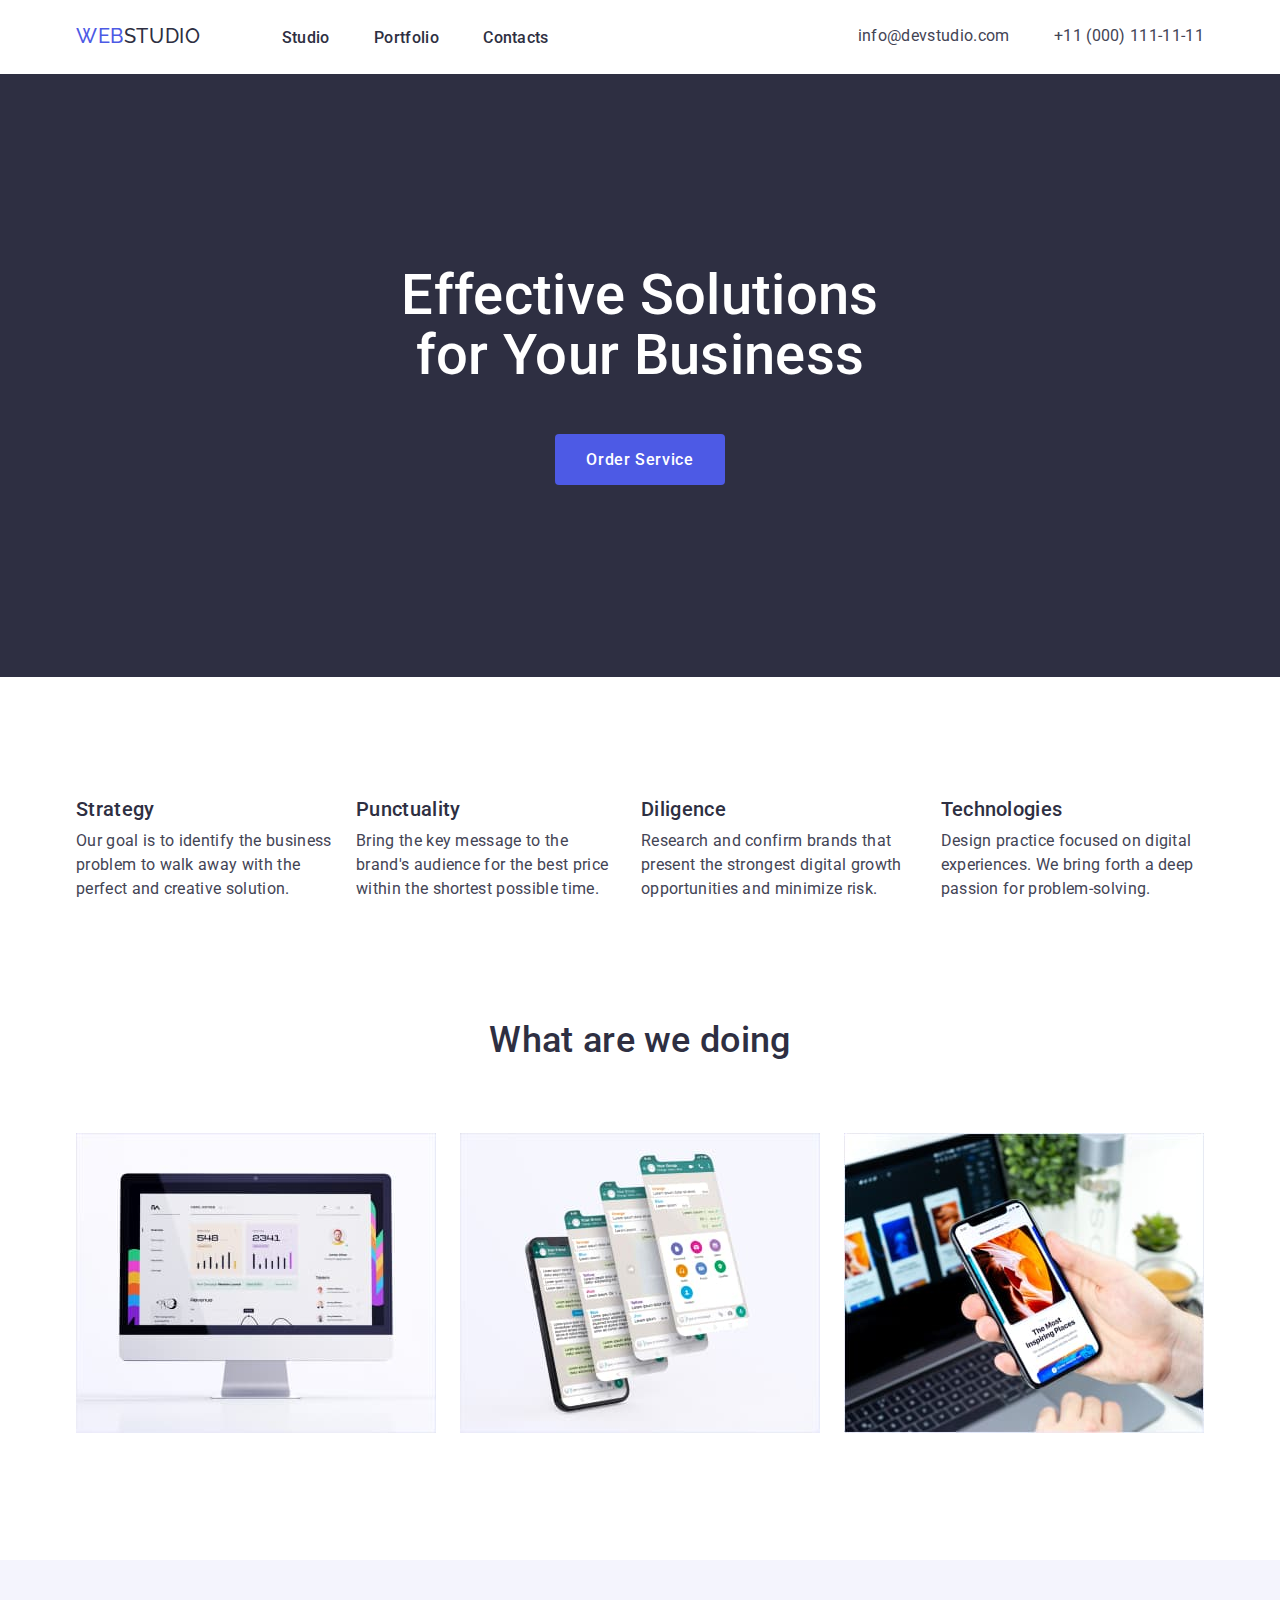
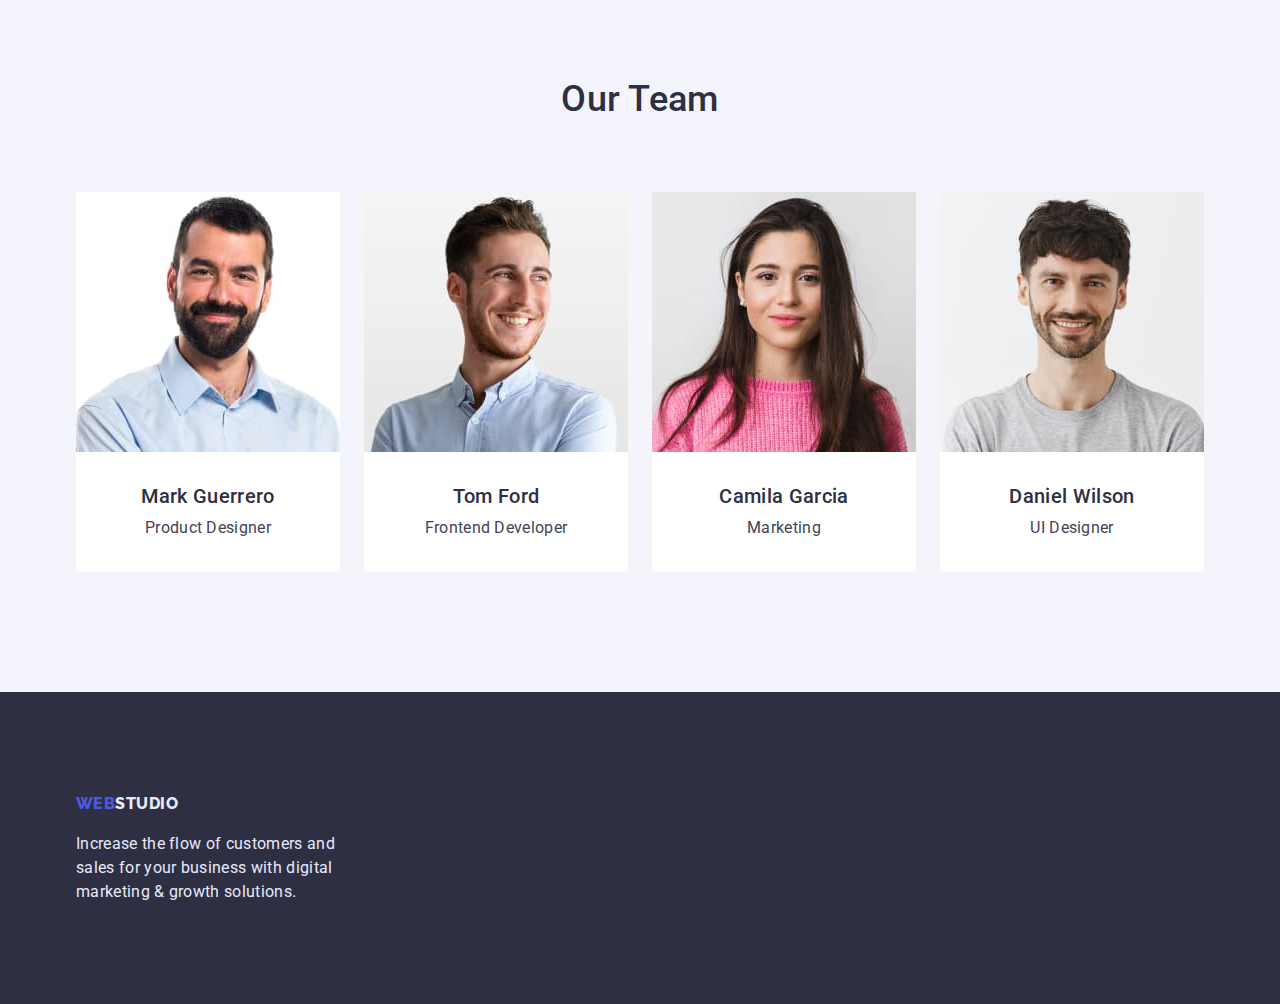
<file: index.html>
<!DOCTYPE html>
<html lang="en">
	<head>
		<meta charset="UTF-8" />
		<meta http-equiv="X-UA-Compatible" content="IE=edge" />
		<meta name="viewport" content="width=device-width, initial-scale=1.0" />
		<title>WebStudio</title>
		<link rel="preconnect" href="https://fonts.googleapis.com" />
		<link rel="preconnect" href="https://fonts.gstatic.com" crossorigin />
		<link
			href="https://fonts.googleapis.com/css2?family=Raleway:wght@800&family=Roboto:wght@400;500;700;900&display=swap"
			rel="stylesheet"
		/>
		<link
			rel="stylesheet"
			href="https://raw.githubusercontent.com/sindresorhus/modern-normalize/main/modern-normalize.css"
		/>
		<link rel="stylesheet" href="./css/styles.css" />
	</head>
	<body>
		<header class="nav-wrapper">
			<div class="container nav-block">
				<nav>
					<div class="nav-menu logo-wrapper">
						<a class="logo header" href="index.html"><span class="logo-accent">Web</span>Studio</a>
					</div>

					<ul class="nav-menu list">
						<li class="nav-item">
							<a class="nav-link link" href="./index.html" rel="">Studio</a>
						</li>
						<li class="nav-item">
							<a class="nav-link link" href="./portfolio.html" rel="">Portfolio</a>
						</li>
						<li class="nav-item">
							<a class="nav-link link" href="" rel="">Contacts</a>
						</li>
					</ul>
				</nav>
				<ul class="nav-menu list">
					<li class="nav-item">
						<a class="contact link" href="mailto:info@devstudio.com" rel="">info@devstudio.com</a>
					</li>
					<li class="nav-item">
						<a class="contact link" href="tel:+110001111111" rel="">+11 (000) 111-11-11</a>
					</li>
				</ul>
			</div>
		</header>

		<main>
			<!--Effective Solutions-->
			<section class="hero-wrapper">
				<div class="container">
					<h1 class="hero header">Effective Solutions<br />for Your Business</h1>
					<button class="order-button" type="button">Order Service</button>
				</div>
			</section>

			<!--Features-->

			<section class="section features">
				<div class="container">
					<h2 class="section-header visually-hidden">Features</h2>

					<ul class="content list">
						<li class="content-box">
							<h3 class="list header">Strategy</h3>
							<p> Our goal is to identify the business problem to walk away with the perfect and creative solution. </p>
						</li>
						<li class="content-box">
							<h3 class="list header">Punctuality</h3>
							<p> Bring the key message to the brand's audience for the best price within the shortest possible time. </p>
						</li>
						<li class="content-box">
							<h3 class="list header">Diligence</h3>
							<p> Research and confirm brands that present the strongest digital growth opportunities and minimize risk. </p>
						</li>
						<li class="content-box">
							<h3 class="list header">Technologies</h3>
							<p> Design practice focused on digital experiences. We bring forth a deep passion for problem-solving. </p>
						</li>
					</ul>
				</div>
			</section>

			<!--What are we doing-->

			<section class="section pictures">
				<div class="container">
					<h2 class="section-header">What are we doing</h2>
					<ul class="content list">
						<li class="content-box">
							<img src="./images/product-desktop.jpg" alt="desktop version" width="360" />
						</li>
						<li class="content-box">
							<img src="./images/product-mobile.jpg" alt="mobile version" width="360" />
						</li>
						<li class="content-box">
							<img src="./images/product-adaptive.jpg" alt="adaptive version" width="360" />
						</li>
					</ul>
				</div>
			</section>

			<!--Our Team-->

			<section class="section grey">
				<div class="container">
					<h2 class="section-header">Our Team</h2>
					<ul class="content list">
						<li class="list-box team-list">
							<img class="block" src="./images/mark-guerrero.jpg" alt="Mark Guerrero" width="264" />
							<div class="team-list-description">
								<h3 class="list header">Mark Guerrero</h3>
								<p>Product Designer</p>
							</div>
						</li>
						<li class="list-box team-list">
							<img class="block" src="./images/tom-ford.jpg" alt="Tom Ford" width="264" />
							<div class="team-list-description">
								<h3 class="list header">Tom Ford</h3>
								<p>Frontend Developer</p>
							</div>
						</li>
						<li class="list-box team-list">
							<img class="block" src="./images/camila-garcia.jpg" alt="Camila Garcia" width="264" />
							<div class="team-list-description">
								<h3 class="list header">Camila Garcia</h3>
								<p>Marketing</p>
							</div>
						</li>
						<li class="list-box team-list">
							<img class="block" src="./images/daniel-wilson.jpg" alt="Daniel Wilson" width="264" />
							<div class="team-list-description">
								<h3 class="list header">Daniel Wilson</h3>
								<p>UI Designer</p>
							</div>
						</li>
					</ul>
				</div>
			</section>
		</main>

		<!--footer-->

		<footer class="footer">
			<div class="container">
				<div>
					<a class="logo footer" href="index.html"><span class="logo-accent">Web</span>Studio</a>
					<p class="footer-text">
						Increase the flow of customers and sales for your business with digital marketing & growth solutions.
					</p>
				</div>
			</div>
		</footer>
	</body>
</html>
</file>
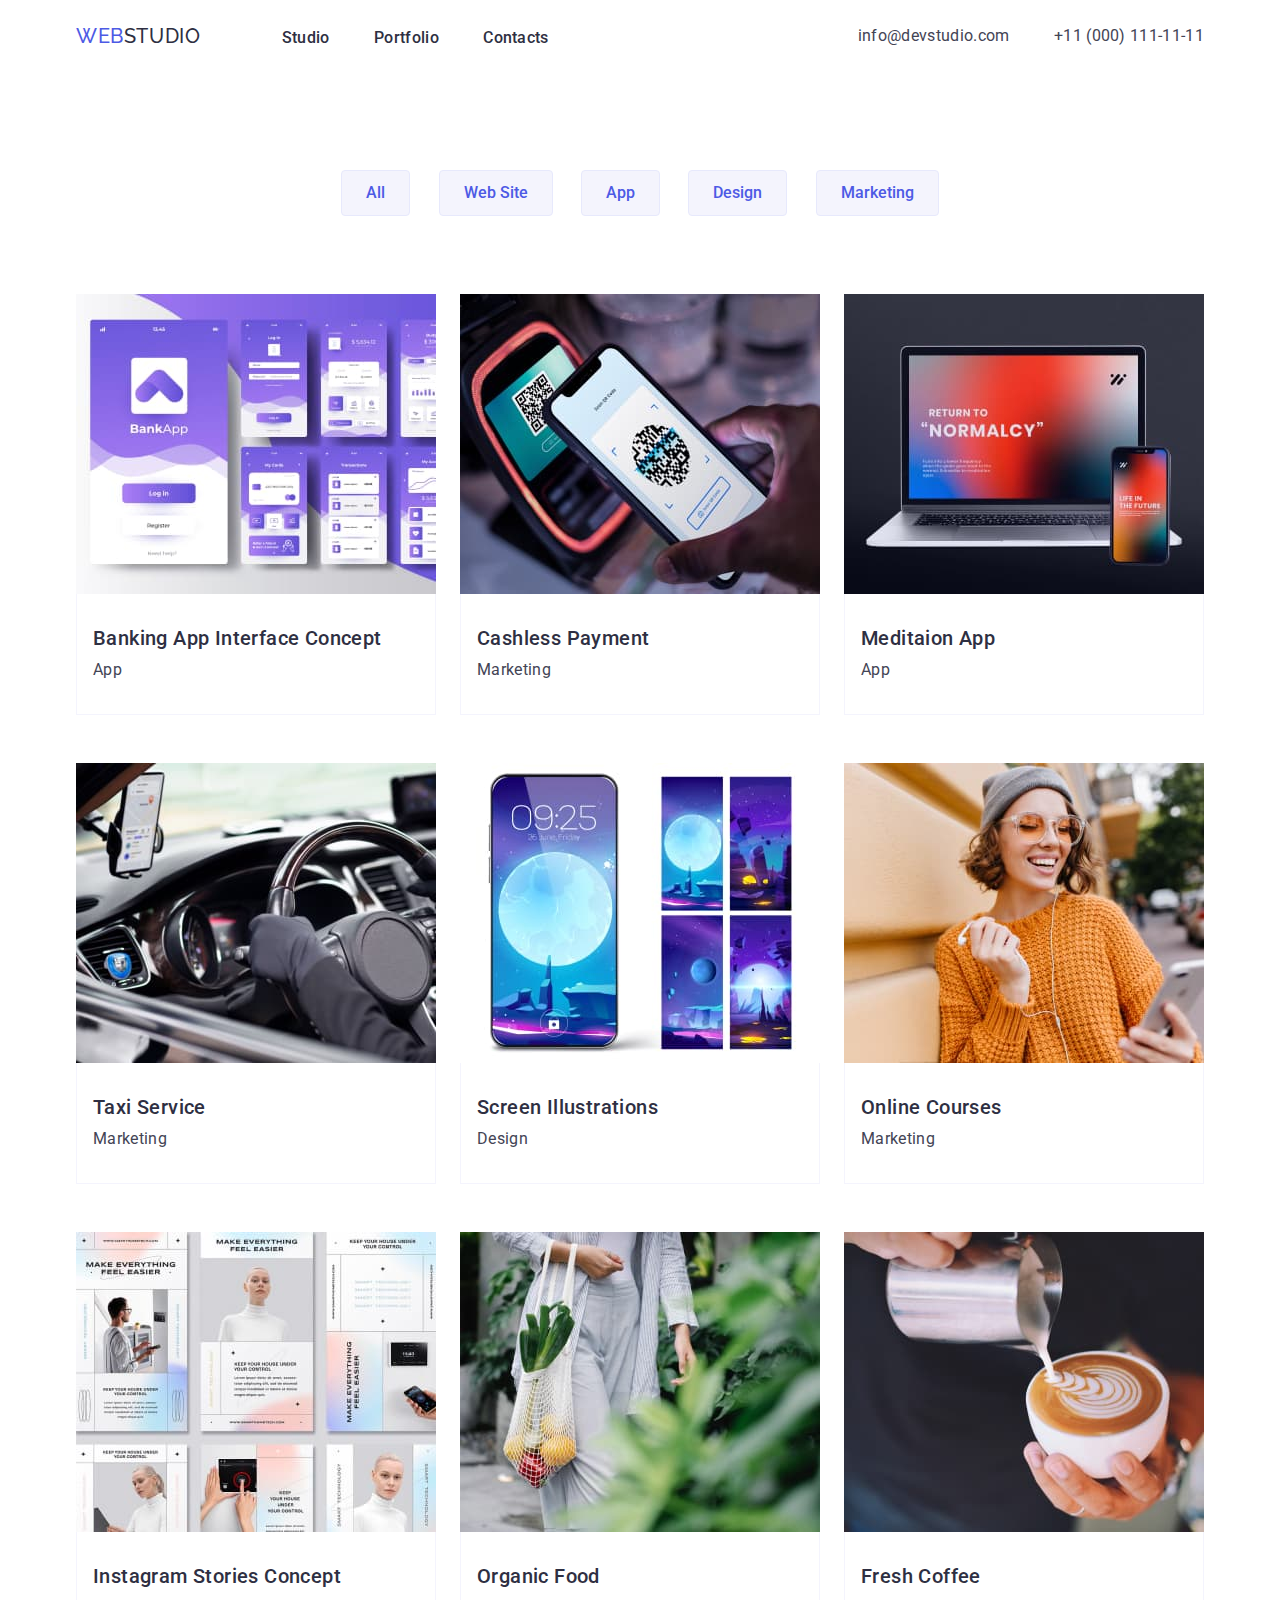
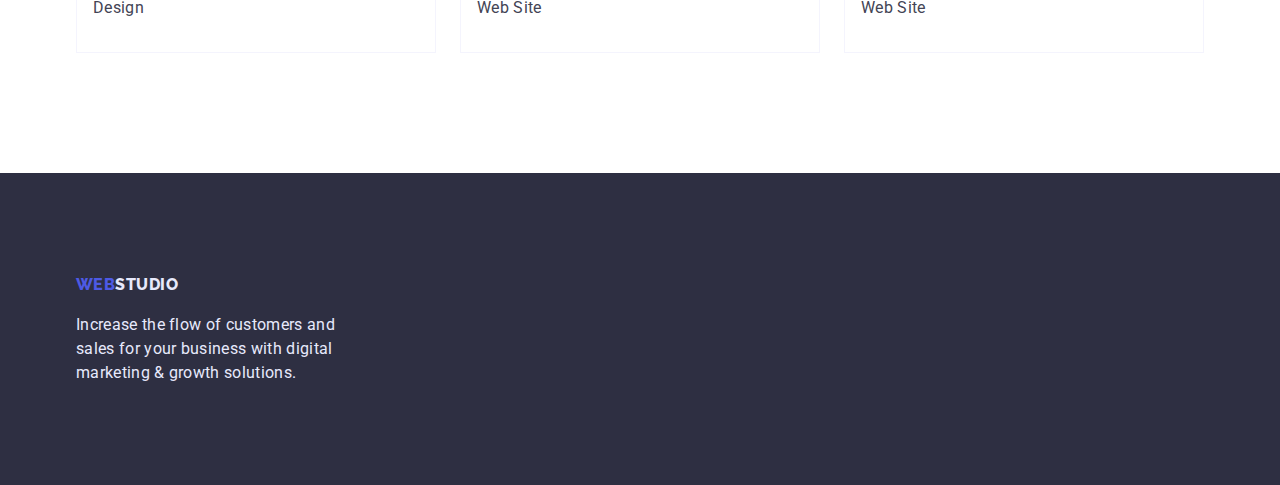
<file: portfolio.html>
<!DOCTYPE html>
<html lang="en">
	<head>
		<meta charset="UTF-8" />
		<meta http-equiv="X-UA-Compatible" content="IE=edge" />
		<meta name="viewport" content="width=device-width, initial-scale=1.0" />
		<title>WebStudio</title>
		<link rel="preconnect" href="https://fonts.googleapis.com" />
		<link rel="preconnect" href="https://fonts.gstatic.com" crossorigin />
		<link
			href="https://fonts.googleapis.com/css2?family=Raleway:wght@800&family=Roboto:wght@400;500;700;900&display=swap"
			rel="stylesheet"
		/>
		<link
			rel="stylesheet"
			href="https://raw.githubusercontent.com/sindresorhus/modern-normalize/main/modern-normalize.css"
		/>
		<link rel="stylesheet" href="./css/styles.css" />
	</head>
	<body>
		<header class="nav-wrapper">
			<div class="container nav-block">
				<nav>
					<div class="nav-menu logo-wrapper">
						<a class="logo header" href="index.html"><span class="logo-accent">Web</span>Studio</a>
					</div>

					<ul class="nav-menu list">
						<li class="nav-item">
							<a class="nav-link link" href="./index.html" rel="">Studio</a>
						</li>
						<li class="nav-item">
							<a class="nav-link link" href="./portfolio.html" rel="">Portfolio</a>
						</li>
						<li class="nav-item">
							<a class="nav-link link" href="" rel="">Contacts</a>
						</li>
					</ul>
				</nav>
				<ul class="nav-menu list">
					<li class="nav-item">
						<a class="contact link" href="mailto:info@devstudio.com" rel="">info@devstudio.com</a>
					</li>
					<li class="nav-item">
						<a class="contact link" href="tel:+110001111111" rel="">+11 (000) 111-11-11</a>
					</li>
				</ul>
			</div>
		</header>

		<!-- list of services -->

		<main>
			<section class="portfolio-wrapper">
				<div class="container">
					<h1 class="visually-hidden">List of services</h1>

					<!-- List filter -->
					<ul class="filter-btn-wrapper list">
						<li class="filter-btn-item">
							<button class="filter-button" type="button">All</button>
						</li>
						<li class="filter-btn-item">
							<button class="filter-button" type="button">Web Site</button>
						</li>
						<li class="filter-btn-item">
							<button class="filter-button" type="button">App</button>
						</li>
						<li class="filter-btn-item">
							<button class="filter-button" type="button">Design</button>
						</li>
						<li class="filter-btn-item">
							<button class="filter-button" type="button">Marketing</button>
						</li>
					</ul>

					<!-- SERVICES LIST -->
					<ul class="portfolio list">
						<li class="portfolio list-box">
							<a href="" class="portfolio-item">
								<img class="block" src="./images/banking-app.jpg" alt="banking-app" width="360" height="300" />
								<div class="portfolio-item-description">
									<h2 class="header portfolio">Banking App Interface Concept</h2>
									<p>App</p>
								</div>
							</a>
						</li>
						<li class="portfolio list-box">
							<a href="" class="portfolio-item">
								<img class="block" src="./images/cashless-payment.jpg" alt="cashless-payment" width="360" height="300" />
								<div class="portfolio-item-description">
									<h2 class="header portfolio">Cashless Payment</h2>
									<p>Marketing</p>
								</div>
							</a>
						</li>
						<li class="portfolio list-box">
							<a href="" class="portfolio-item">
								<img class="block" src="./images/meditaion-app.jpg" alt="meditaion-app" width="360" height="300" />
								<div class="portfolio-item-description">
									<h2 class="header portfolio">Meditaion App</h2>
									<p>App</p>
								</div>
							</a>
						</li>
						<li class="portfolio list-box">
							<a href="" class="portfolio-item">
								<img class="block" src="./images/texi-service.jpg" alt="texi-service" width="360" height="300" />
								<div class="portfolio-item-description">
									<h2 class="header portfolio">Taxi Service</h2>
									<p>Marketing</p>
								</div>
							</a>
						</li>
						<li class="portfolio list-box">
							<a href="" class="portfolio-item">
								<img class="block" src="./images/screen-illustration.jpg" alt="screen-illustration" width="360" height="300" />
								<div class="portfolio-item-description">
									<h2 class="header portfolio">Screen Illustrations</h2>
									<p>Design</p>
								</div>
							</a>
						</li>
						<li class="portfolio list-box">
							<a href="" class="portfolio-item">
								<img class="block" src="./images/online-courses.jpg" alt="online-courses" width="360" height="300" />
								<div class="portfolio-item-description">
									<h2 class="header portfolio">Online Courses</h2>
									<p>Marketing</p>
								</div>
							</a>
						</li>
						<li class="portfolio list-box">
							<a href="" class="portfolio-item">
								<img class="block" src="./images/instagram-stories.jpg" alt="instagram-stories" width="360" height="300" />
								<div class="portfolio-item-description">
									<h2 class="header portfolio">Instagram Stories Concept</h2>
									<p>Design</p>
								</div>
							</a>
						</li>
						<li class="portfolio list-box">
							<a href="" class="portfolio-item">
								<img class="block" src="./images/organic-food.jpg" alt="organic-food" width="360" height="300" />
								<div class="portfolio-item-description">
									<h2 class="header portfolio">Organic Food</h2>
									<p>Web Site</p>
								</div>
							</a>
						</li>
						<li class="portfolio list-box">
							<a href="" class="portfolio-item">
								<img class="block" src="./images/freesh-coffee.jpg" alt="freesh-coffee" width="360" height="300" />
								<div class="portfolio-item-description">
									<h2 class="header portfolio">Fresh Coffee</h2>
									<p>Web Site</p>
								</div>
							</a>
						</li>
					</ul>
				</div>
			</section>
		</main>

		<!--footer-->

		<footer class="footer">
			<div class="container">
				<div>
					<a class="logo footer" href="index.html"><span class="logo-accent">Web</span>Studio</a>
					<p class="footer-text">
						Increase the flow of customers and sales for your business with digital marketing & growth solutions.
					</p>
				</div>
			</div>
		</footer>
	</body>
</html>
</file>
<file: css/styles.css>
/* 
--primary-color: #ffffff;
--secondary-color: #2E2F42;
--text-color: #434455;
--secondary-text-color: #F4F4FD;
--accent-color: #4D5AE5;
--secondary-accent-color: #E7E9FC;
*/

:root {
	--primary-color: #ffffff;
	--secondary-color: #2e2f42;
	--text-color: #434455;
	--secondary-text-color: #f4f4fd;
	--accent-color: #4d5ae5;
	--secondary-accent-color: #e7e9fc;
}

*,
*::after,
*::before {
	margin: 0;
	padding: 0;
	box-sizing: border-box;
}

body {
	font-family: "Roboto", sans-serif;
	color: var(--text-color);
	font-size: 16px;
	line-height: 1.5;
	letter-spacing: 0.02em;
	background-color: var(--primary-color);
}

.container {
	width: 1158px;
	margin: 0 auto;
	padding: 0 15px;
}

.grey {
	background-color: var(--secondary-text-color);
}

.block {
	display: block;
}

/* ------------------ logo style ------------------ */

.logo {
	font-family: "Raleway", sans-serif;
	text-transform: uppercase;
	font-weight: 800;
	line-height: 1.3;
	letter-spacing: 0.03em;
	color: var(--secondary-color);
	
	text-decoration: none;
}

.logo.footer {
	color: var(--light-text-color);
}

.logo-accent {
	color: var(--accent-color);
}

/* ------------------ links ------------------ */

.link {
	text-decoration: none;
	color: var(--text-color);
}

.link:hover,
.link:focus {
	color: var(--accent-color);
}

.nav-link {
	font-size: 16px;
	font-weight: 500;
	line-height: 1.5;
	color: var(--secondary-color);
}

.nav-link,
.contact.link,
.logo.header {
	display: block;
	padding: 24px 0;
}

.nav-link:hover,
.nav-link:focus {
	color: var(--text-color);
}

.nav-link:active,
.contact.link:hover,
.contact.link:focus {
	color: var(--accent-color);
}

/* ------------------ headers ------------------ */

.header {
	font-size: 20px;
	font-weight: 500;
	line-height: 1.2;
	color: var(--secondary-color);
}

.section-header {
	font-size: 36px;
	line-height: 1.11;
	text-align: center;
}

.list.header {
	margin-bottom: 8px;
	
	font-size: 20px;
	line-height: 1.2;
}

.visually-hidden {
	position: absolute;
	width: 1px;
	height: 1px;
	margin: -1px;
	border: 0;
	padding: 0;
	clip: rect(0 0 0 0);
	overflow: hidden;
}

/* ------------------ nav menu ------------------ */

/* .nav-wrapper { drop-shadow } */

.nav-block {
	display: flex;
	justify-content: space-between;
}

.logo-wrapper {
	margin-right: 77px;
}

.nav-item:not(:last-child) {
	margin-right: 40px;
}

.nav-menu,
.nav-item {
	display: inline-block;
}

/* ------------------ hero section ------------------ */

.hero-wrapper {
	padding: 192px 0;
	text-align: center;

	background-color: var(--secondary-color);
}

.hero.header {
	margin-bottom: 48px;
	
	font-weight: 500;
	font-size: 56px;
	line-height: 1.07;
	
	color: var(--primary-color);
}

/* -----------------content section ----------------- */

.section-header {
	margin-bottom: 72px;
	
	font-weight: 500;
	font-size: 36px;
	line-height: 1.11;
	color: var(--secondary-color);
	text-align: center;
}

.content.list {
	display: flex;
	justify-content: space-between;
	column-gap: 24px;
}

/* .content-box {} */

.section.features {
	padding: 120px 0;
}

.section.pictures {
	padding-bottom: 120px;
}

.section.grey {
	margin: 0;
	padding: 120px 0;
}

/* ------------------ list classes ------------------ */

.list {
	list-style-type: none;
}

.list.team {
	text-align: center;

	background-color: var(--primary-color);
}

.team-list {
	text-align: center;
}

.team-list-description {
	padding: 32px 16px;
}

.list-box {
	background-color: var(--primary-color);
}

.team-list {
	border-radius: 0 0 4px 4px;
}

/* ------------------ portfolio gallery ------------------ */

.portfolio-wrapper {
	padding: 96px 0 120px;
}

.portfolio.list {
	display: flex;
	justify-content: space-between;
	flex-wrap: wrap;
	row-gap: 48px;
	column-gap: 24px;
}

/* .portfolio.list-box {} */

.portfolio-item {
	color: var(--text-color);
	text-decoration: none;
}

.portfolio-item-description {
	padding: 32px 16px;
	
	border: 0.5px solid var(--secondary-text-color);
	border-top: none;
}

.header.portfolio {
	margin-bottom: 8px;
	
	font-size: 20px;
	font-weight: 500;
	line-height: 1.2;
	letter-spacing: 0.02em;
}

.filter-btn-wrapper {
	margin-bottom: 78px;
	text-align: center;
}

.filter-btn-item {
	display: inline;
	margin-right: 24px;
}

.filter-btn-item:last-child {
	margin-right: 0;
}

/* ------------------ buttons ------------------ */

.order-button {
	display: block;
	margin: 0 auto;
	width: 170px;
	height: 51px;
	
	font-family: inherit; /*important*/
	font-weight: 500;
	font-size: 16px;
	line-height: 1.19;
	letter-spacing: 0.04em;
	color: var(--primary-color);
	
	background-color: var(--accent-color);
	border-style: none;
	border-radius: 4px;
	cursor: pointer;
}

.order-button:hover,
.order-button:focus {
	color: var(--primary-color);

	background-color: var(--accent-color);
}

.order-button:active {
	background-color: #404bbf;
}

.filter-button {
	padding: 12px 24px;
	
	font-family: inherit;
	font-weight: 500;
	font-size: 16px;
	line-height: 1.28;
	color: var(--accent-color);

	background-color: var(--secondary-text-color);
	border: 1px solid var(--secondary-accent-color);
	border-radius: 4px;
	cursor: pointer;
}

.filter-button:hover,
.filter-button:focus {
	color: var(--secondary-text-color);

	background-color: var(--accent-color);
	border: 1px solid transparent;
}

/* ------------------ footer ------------------ */

.footer {
    padding: 100px 0;

	color: var(--secondary-accent-color);
	
	background-color: var(--secondary-color);
}

.footer-text {
	margin-top: 16px;
	width: 264px;
}
</file>
